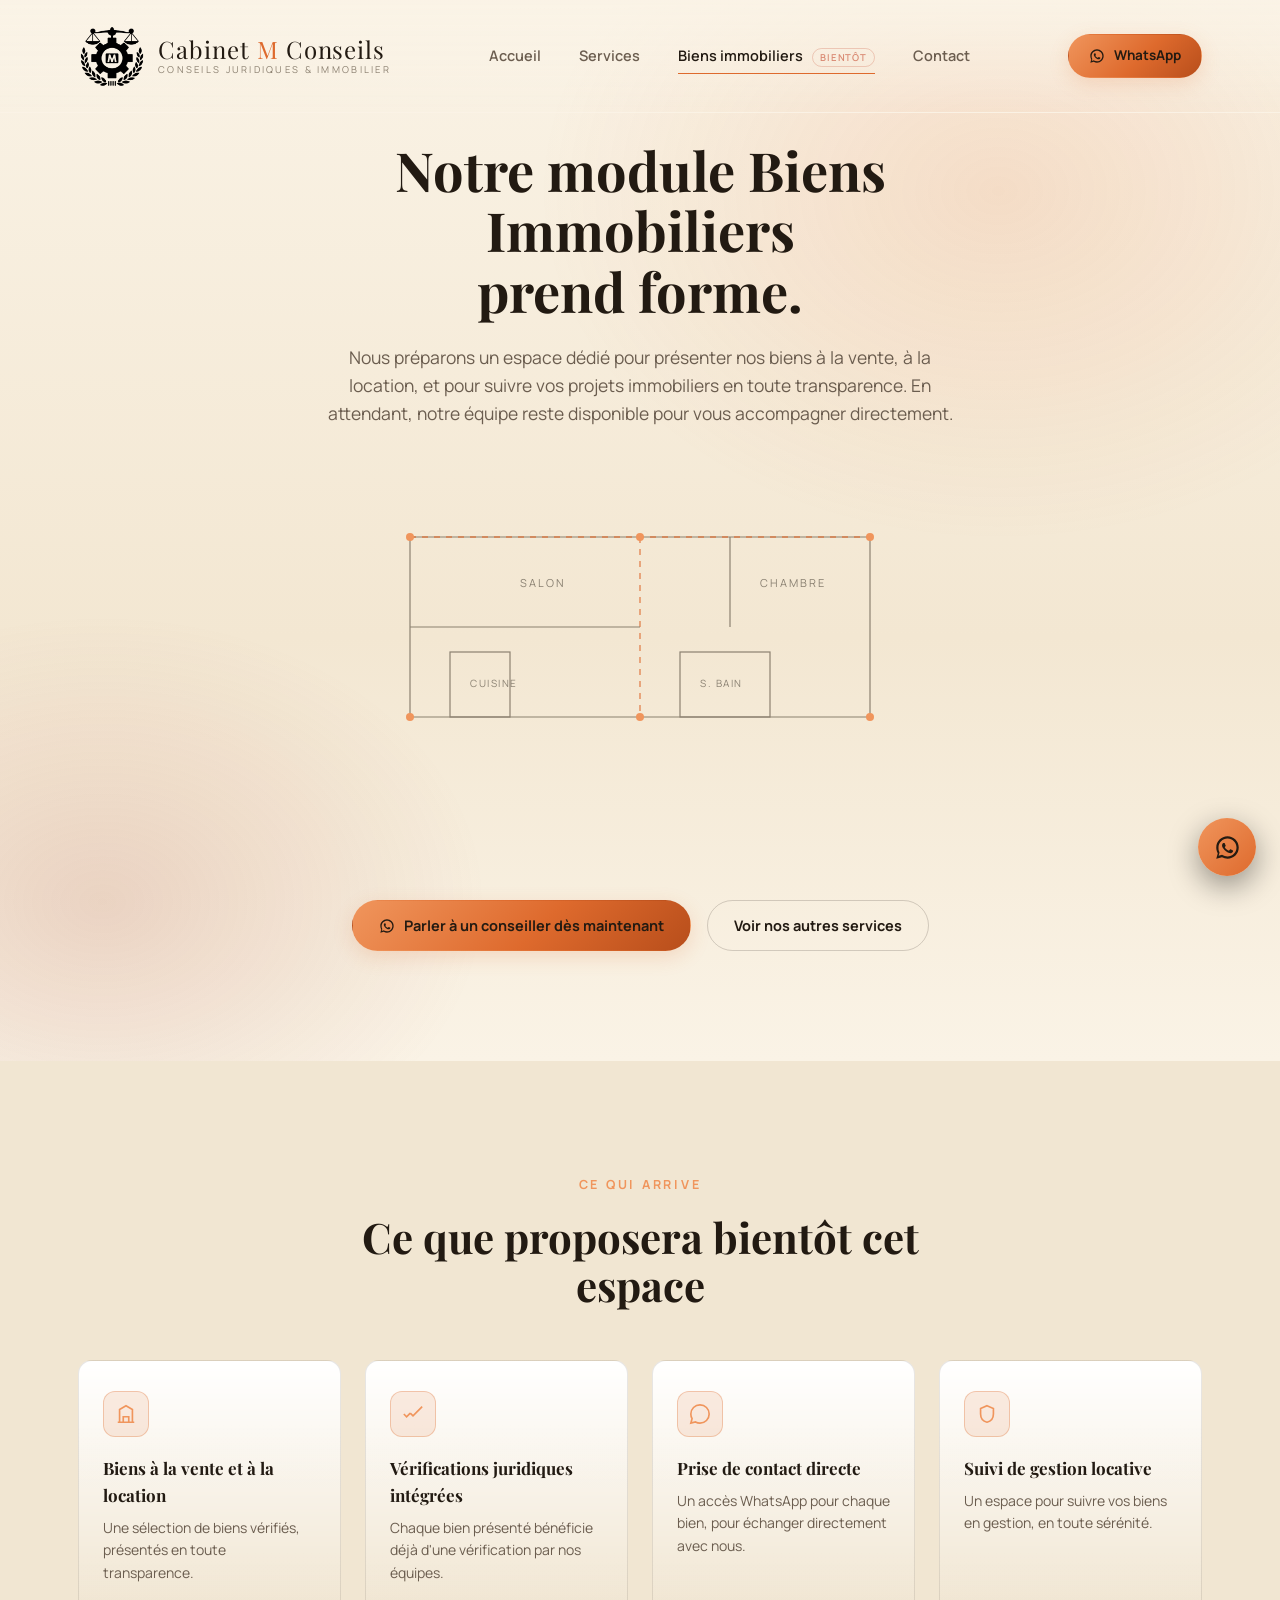
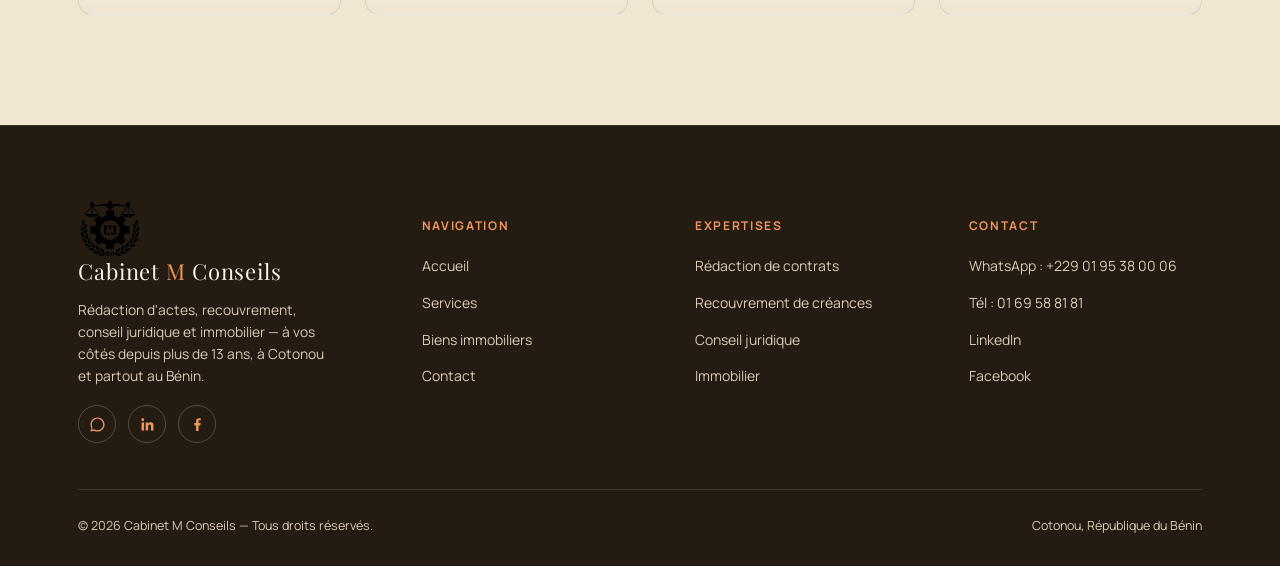
<file: immobilier.html>
<!DOCTYPE html>
<html lang="fr">
<head>
<meta charset="UTF-8">
<meta name="viewport" content="width=device-width, initial-scale=1.0">
<title>Biens immobiliers — Bientôt disponible | Cabinet M Conseils</title>
<meta name="description" content="Notre espace dédié aux biens immobiliers est en cours de développement. Contactez-nous dès maintenant sur WhatsApp pour votre projet immobilier.">
<link rel="preconnect" href="https://fonts.googleapis.com">
<link rel="preconnect" href="https://fonts.gstatic.com" crossorigin>
<link href="https://fonts.googleapis.com/css2?family=Playfair+Display:wght@600;700;800&family=Manrope:wght@400;500;600;700;800&display=swap" rel="stylesheet">
<link rel="stylesheet" href="css/style.css">
</head>
<body>

<div class="grain-bg" aria-hidden="true"></div>

<!-- ============ HEADER ============ -->
<header class="site-header">
  <div class="container header-inner">
    <a href="index.html" class="brand">
      <img src="images/logo.png" alt="Cabinet M Conseils" onerror="this.style.display='none';">
      <div class="brand-fallback">
        <span class="m">Cabinet <em>M</em> Conseils</span>
        <small>Conseils juridiques &amp; immobilier</small>
      </div>
    </a>

    <nav class="main-nav" aria-label="Navigation principale">
      <a href="index.html">Accueil</a>
      <a href="services.html">Services</a>
      <a href="immobilier.html" class="active">Biens immobiliers <span class="nav-badge">Bientôt</span></a>
      <a href="index.html#contact">Contact</a>
    </nav>

    <div class="header-cta">
      <a href="#" data-wa-msg="Bonjour Cabinet M Conseils, j'ai un projet immobilier, pouvez-vous m'accompagner ?" class="btn btn-gold btn-sm desktop-only">
        <svg viewBox="0 0 24 24" fill="currentColor"><path d="M12 2C6.48 2 2 6.48 2 12c0 1.85.5 3.58 1.36 5.07L2 22l5.1-1.34A9.94 9.94 0 0 0 12 22c5.52 0 10-4.48 10-10S17.52 2 12 2zm0 18c-1.65 0-3.2-.46-4.52-1.26l-.32-.19-3.03.8.81-2.95-.21-.3A7.94 7.94 0 0 1 4 12c0-4.41 3.59-8 8-8s8 3.59 8 8-3.59 8-8 8zm4.4-5.6c-.24-.12-1.43-.7-1.65-.79-.22-.08-.38-.12-.54.12-.16.24-.62.79-.76.95-.14.16-.28.18-.52.06-.24-.12-1.01-.37-1.92-1.19-.71-.63-1.19-1.42-1.33-1.66-.14-.24-.01-.37.11-.49.11-.11.24-.28.36-.42.12-.14.16-.24.24-.4.08-.16.04-.3-.02-.42-.06-.12-.54-1.3-.74-1.78-.2-.47-.4-.4-.54-.41h-.46c-.16 0-.42.06-.64.3-.22.24-.84.82-.84 2s.86 2.32.98 2.48c.12.16 1.7 2.6 4.12 3.64.58.25 1.03.4 1.38.51.58.18 1.11.16 1.53.1.47-.07 1.43-.58 1.63-1.15.2-.57.2-1.05.14-1.15-.06-.1-.22-.16-.46-.28z"/></svg>
        WhatsApp
      </a>
      <button class="burger" aria-label="Ouvrir le menu"><span></span><span></span><span></span></button>
    </div>
  </div>
</header>

<!-- ============ MOBILE PANEL ============ -->
<div class="mobile-panel">
  <a href="index.html">Accueil</a>
  <a href="services.html">Services</a>
  <a href="immobilier.html">Biens immobiliers</a>
  <a href="index.html#contact">Contact</a>
  <a href="#" data-wa-msg="Bonjour Cabinet M Conseils, j'ai un projet immobilier, pouvez-vous m'accompagner ?" class="btn btn-gold">Écrire sur WhatsApp</a>
</div>

<!-- ============ WIP HERO ============ -->
<section class="wip-hero">
  <div class="hero-bg" aria-hidden="true"></div>
  <div class="container wip-inner">
  
    <h1 class="reveal">Notre module Biens Immobiliers<br>prend forme.</h1>
    <p class="lead reveal">Nous préparons un espace dédié pour présenter nos biens à la vente, à la location, et pour suivre vos projets immobiliers en toute transparence. En attendant, notre équipe reste disponible pour vous accompagner directement.</p>

    <div class="blueprint reveal" aria-hidden="true">
      <svg viewBox="0 0 640 300">
        <!-- plan de maison stylisé "en construction" -->
        <rect class="bp-solid" x="90" y="70" width="460" height="180" rx="4"/>
        <line class="bp-line" x1="90" y1="70" x2="550" y2="70"/>
        <line class="bp-line" x1="320" y1="70" x2="320" y2="250"/>
        <line class="bp-solid" x1="90" y1="160" x2="320" y2="160"/>
        <line class="bp-solid" x1="410" y1="70" x2="410" y2="160"/>
        <rect class="bp-solid" x="130" y="185" width="60" height="65"/>
        <rect class="bp-solid" x="360" y="185" width="90" height="65"/>
        <circle class="bp-dot" cx="90" cy="70" r="4"/>
        <circle class="bp-dot" cx="550" cy="70" r="4"/>
        <circle class="bp-dot" cx="90" cy="250" r="4"/>
        <circle class="bp-dot" cx="550" cy="250" r="4"/>
        <circle class="bp-dot" cx="320" cy="70" r="4"/>
        <circle class="bp-dot" cx="320" cy="250" r="4"/>
        <text x="200" y="120" fill="#8A8172" font-size="11" font-family="Manrope, sans-serif" letter-spacing="2">SALON</text>
        <text x="440" y="120" fill="#8A8172" font-size="11" font-family="Manrope, sans-serif" letter-spacing="2">CHAMBRE</text>
        <text x="150" y="220" fill="#8A8172" font-size="10" font-family="Manrope, sans-serif" letter-spacing="1.5">CUISINE</text>
        <text x="380" y="220" fill="#8A8172" font-size="10" font-family="Manrope, sans-serif" letter-spacing="1.5">S. BAIN</text>
      </svg>
    </div>

    <div class="wip-progress reveal">
      <div class="bar-track"><div class="bar-fill"></div></div>
      <div class="bar-label"><span>Développement en cours</span><span>Merci pour votre patience</span></div>
    </div>

    <div class="wip-ctas reveal">
      <a href="#" data-wa-msg="Bonjour Cabinet M Conseils, j'ai un projet immobilier (vente, achat ou gestion). Pouvez-vous m'accompagner dès maintenant ?" class="btn btn-gold">
        <svg viewBox="0 0 24 24" fill="currentColor"><path d="M12 2C6.48 2 2 6.48 2 12c0 1.85.5 3.58 1.36 5.07L2 22l5.1-1.34A9.94 9.94 0 0 0 12 22c5.52 0 10-4.48 10-10S17.52 2 12 2zm0 18c-1.65 0-3.2-.46-4.52-1.26l-.32-.19-3.03.8.81-2.95-.21-.3A7.94 7.94 0 0 1 4 12c0-4.41 3.59-8 8-8s8 3.59 8 8-3.59 8-8 8zm4.4-5.6c-.24-.12-1.43-.7-1.65-.79-.22-.08-.38-.12-.54.12-.16.24-.62.79-.76.95-.14.16-.28.18-.52.06-.24-.12-1.01-.37-1.92-1.19-.71-.63-1.19-1.42-1.33-1.66-.14-.24-.01-.37.11-.49.11-.11.24-.28.36-.42.12-.14.16-.24.24-.4.08-.16.04-.3-.02-.42-.06-.12-.54-1.3-.74-1.78-.2-.47-.4-.4-.54-.41h-.46c-.16 0-.42.06-.64.3-.22.24-.84.82-.84 2s.86 2.32.98 2.48c.12.16 1.7 2.6 4.12 3.64.58.25 1.03.4 1.38.51.58.18 1.11.16 1.53.1.47-.07 1.43-.58 1.63-1.15.2-.57.2-1.05.14-1.15-.06-.1-.22-.16-.46-.28z"/></svg>
        Parler à un conseiller dès maintenant
      </a>
      <a href="services.html" class="btn btn-ghost">Voir nos autres services</a>
    </div>
  </div>
</section>

<!-- ============ APERÇU DE CE QUI ARRIVE ============ -->
<section class="section-alt">
  <div class="container">
    <div class="section-head center reveal" style="margin-bottom:50px;">
      <div class="eyebrow">Ce qui arrive</div>
      <h2>Ce que proposera bientôt cet espace</h2>
    </div>

    <div class="why-grid reveal-stagger">
      <div class="why-item reveal" style="--i:0">
        <div class="why-icon"><svg viewBox="0 0 24 24" fill="none" stroke="currentColor" stroke-width="1.8"><path d="M3 21h18M5 21V7l7-4 7 4v14M9 21v-6h6v6"/></svg></div>
        <h4>Biens à la vente et à la location</h4>
        <p>Une sélection de biens vérifiés, présentés en toute transparence.</p>
      </div>
      <div class="why-item reveal" style="--i:1">
        <div class="why-icon"><svg viewBox="0 0 24 24" fill="none" stroke="currentColor" stroke-width="1.8"><path d="M9 11l3 3L22 4M2 12l3 3 4-4"/></svg></div>
        <h4>Vérifications juridiques intégrées</h4>
        <p>Chaque bien présenté bénéficie déjà d'une vérification par nos équipes.</p>
      </div>
      <div class="why-item reveal" style="--i:2">
        <div class="why-icon"><svg viewBox="0 0 24 24" fill="none" stroke="currentColor" stroke-width="1.8"><path d="M12 2C6.48 2 2 6.48 2 12c0 1.85.5 3.58 1.36 5.07L2 22l5.1-1.34A9.94 9.94 0 0 0 12 22c5.52 0 10-4.48 10-10S17.52 2 12 2z"/></svg></div>
        <h4>Prise de contact directe</h4>
        <p>Un accès WhatsApp pour chaque bien, pour échanger directement avec nous.</p>
      </div>
      <div class="why-item reveal" style="--i:3">
        <div class="why-icon"><svg viewBox="0 0 24 24" fill="none" stroke="currentColor" stroke-width="1.8"><path d="M12 3l7 3v6c0 4.5-3 8-7 9-4-1-7-4.5-7-9V6l7-3z"/></svg></div>
        <h4>Suivi de gestion locative</h4>
        <p>Un espace pour suivre vos biens en gestion, en toute sérénité.</p>
      </div>
    </div>
  </div>
</section>

<!-- ============ FOOTER ============ -->
<footer class="site-footer">
  <div class="container">
    <div class="footer-grid">
      <div class="footer-brand">
        <img src="images/logo.png" alt="Cabinet M Conseils" style="height:64px;" onerror="this.style.display='none';">
        <div class="brand-fallback">
          <span class="m">Cabinet <em>M</em> Conseils</span>
        </div>
        <p>Rédaction d'actes, recouvrement, conseil juridique et immobilier — à vos côtés depuis plus de 13 ans, à Cotonou et partout au Bénin.</p>
        <div class="footer-social">
          <a href="#" data-wa aria-label="WhatsApp"><svg viewBox="0 0 24 24" fill="var(--gold-light)"><path d="M12 2C6.48 2 2 6.48 2 12c0 1.85.5 3.58 1.36 5.07L2 22l5.1-1.34A9.94 9.94 0 0 0 12 22c5.52 0 10-4.48 10-10S17.52 2 12 2zm0 18c-1.65 0-3.2-.46-4.52-1.26l-.32-.19-3.03.8.81-2.95-.21-.3A7.94 7.94 0 0 1 4 12c0-4.41 3.59-8 8-8s8 3.59 8 8-3.59 8-8 8z"/></svg></a>
          <a href="#" data-linkedin aria-label="LinkedIn"><svg viewBox="0 0 24 24" fill="var(--gold-light)"><path d="M20.45 20.45h-3.55v-5.57c0-1.33-.02-3.03-1.85-3.03-1.85 0-2.14 1.44-2.14 2.94v5.66H9.36V9h3.41v1.56h.05c.47-.9 1.63-1.85 3.36-1.85 3.6 0 4.27 2.37 4.27 5.45v6.29zM5.34 7.43a2.06 2.06 0 1 1 0-4.12 2.06 2.06 0 0 1 0 4.12zM7.12 20.45H3.56V9h3.56v11.45z"/></svg></a>
          <a href="#" data-facebook aria-label="Facebook"><svg viewBox="0 0 24 24" fill="var(--gold-light)"><path d="M13.5 21v-7.5H16l.5-3.5h-3V7.8c0-1 .3-1.7 1.7-1.7H16.6V3.1C16.3 3.1 15.3 3 14.1 3c-2.4 0-4.1 1.5-4.1 4.2v2.8H7.5v3.5H10V21h3.5z"/></svg></a>
        </div>
      </div>

      <div class="footer-col">
        <h5>Navigation</h5>
        <ul>
          <li><a href="index.html">Accueil</a></li>
          <li><a href="services.html">Services</a></li>
          <li><a href="immobilier.html">Biens immobiliers</a></li>
          <li><a href="index.html#contact">Contact</a></li>
        </ul>
      </div>

      <div class="footer-col">
        <h5>Expertises</h5>
        <ul>
          <li><a href="services.html#redaction">Rédaction de contrats</a></li>
          <li><a href="services.html#recouvrement">Recouvrement de créances</a></li>
          <li><a href="services.html#conseil">Conseil juridique</a></li>
          <li><a href="immobilier.html">Immobilier</a></li>
        </ul>
      </div>

      <div class="footer-col">
        <h5>Contact</h5>
        <ul>
          <li><a href="#" data-wa>WhatsApp : +229 01 95 38 00 06</a></li>
          <li><a href="#" data-phone2>Tél : 01 69 58 81 81</a></li>
          <li><a href="#" data-linkedin>LinkedIn</a></li>
          <li><a href="#" data-facebook>Facebook</a></li>
        </ul>
      </div>
    </div>

    <div class="footer-bottom">
      <span>© <span id="year"></span> Cabinet M Conseils — Tous droits réservés.</span>
      <span>Cotonou, République du Bénin</span>
    </div>
  </div>
</footer>

<a href="#" data-wa-msg="Bonjour Cabinet M Conseils, j'ai un projet immobilier, pouvez-vous m'accompagner ?" class="wa-float" aria-label="Contacter sur WhatsApp">
  <svg viewBox="0 0 24 24" fill="currentColor"><path d="M12 2C6.48 2 2 6.48 2 12c0 1.85.5 3.58 1.36 5.07L2 22l5.1-1.34A9.94 9.94 0 0 0 12 22c5.52 0 10-4.48 10-10S17.52 2 12 2zm0 18c-1.65 0-3.2-.46-4.52-1.26l-.32-.19-3.03.8.81-2.95-.21-.3A7.94 7.94 0 0 1 4 12c0-4.41 3.59-8 8-8s8 3.59 8 8-3.59 8-8 8zm4.4-5.6c-.24-.12-1.43-.7-1.65-.79-.22-.08-.38-.12-.54.12-.16.24-.62.79-.76.95-.14.16-.28.18-.52.06-.24-.12-1.01-.37-1.92-1.19-.71-.63-1.19-1.42-1.33-1.66-.14-.24-.01-.37.11-.49.11-.11.24-.28.36-.42.12-.14.16-.24.24-.4.08-.16.04-.3-.02-.42-.06-.12-.54-1.3-.74-1.78-.2-.47-.4-.4-.54-.41h-.46c-.16 0-.42.06-.64.3-.22.24-.84.82-.84 2s.86 2.32.98 2.48c.12.16 1.7 2.6 4.12 3.64.58.25 1.03.4 1.38.51.58.18 1.11.16 1.53.1.47-.07 1.43-.58 1.63-1.15.2-.57.2-1.05.14-1.15-.06-.1-.22-.16-.46-.28z"/></svg>
</a>

<script src="js/script.js"></script>
<script>document.getElementById("year").textContent = new Date().getFullYear();</script>
</body>
</html>
</file>
<file: css/style.css>
/* ==========================================================================
   Cabinet M Conseil — feuille de style principale
   ========================================================================== */

:root{
  /* Palette alignée sur l'affiche de la marque : fond crème, accent orange */
  --bg:            #FAF3E6;
  --bg-alt:        #F1E6D2;
  --bg-raised:     #FFFFFF;
  --bg-raised-2:   #FFFBF3;
  --line:          rgba(34,26,18,0.10);
  --line-strong:   rgba(34,26,18,0.18);

  --gold:          #DE6A2D;
  --gold-light:    #F0955C;
  --gold-deep:     #B84E1B;

  --ivory:         #221A12;
  --ivory-dim:     #6B5D4F;
  --ivory-faint:   #8C8171;

  --wine:          #A6432E;
  --wine-light:    #D98A73;

  /* Surfaces sombres ponctuelles (photos, footer) : texte clair dessus */
  --dark:          #241B12;
  --on-dark:       #F7F1E6;
  --on-dark-dim:   #D9CBB8;

  --font-display:  'Playfair Display', Georgia, serif;
  --font-body:     'Manrope', -apple-system, BlinkMacSystemFont, 'Segoe UI', sans-serif;

  --container: 1180px;
  --radius-sm: 6px;
  --radius-md: 14px;
  --radius-lg: 28px;

  --ease: cubic-bezier(.22,.68,.16,1);
}

*, *::before, *::after{ box-sizing: border-box; }
html{ scroll-behavior: smooth; }

@media (prefers-reduced-motion: reduce){
  html{ scroll-behavior: auto; }
  *, *::before, *::after{
    animation-duration: 0.001ms !important;
    animation-iteration-count: 1 !important;
    transition-duration: 0.001ms !important;
    scroll-behavior: auto !important;
  }
}

body{
  margin:0;
  background: var(--bg);
  color: var(--ivory);
  font-family: var(--font-body);
  font-size: 16px;
  line-height: 1.6;
  -webkit-font-smoothing: antialiased;
  overflow-x: hidden;
}

img{ max-width:100%; display:block; }
a{ color: inherit; text-decoration:none; }
ul{ list-style:none; margin:0; padding:0; }
h1,h2,h3,h4{ font-family: var(--font-display); font-weight: 700; margin:0; color: var(--ivory); }
p{ margin:0; }
button{ font-family:inherit; cursor:pointer; }

.container{
  width:100%;
  max-width: var(--container);
  margin: 0 auto;
  padding: 0 28px;
}

.eyebrow{
  display:inline-flex;
  align-items:center;
  gap:10px;
  font-family: var(--font-body);
  font-size: 12.5px;
  letter-spacing: 0.22em;
  text-transform: uppercase;
  color: var(--gold-light);
  font-weight: 700;
}
.eyebrow::before{
  content:"";
  width: 26px;
  height: 1px;
  background: var(--gold);
}

/* subtle background texture: warm grain + vignette, no external image needed */
.grain-bg{
  position: fixed;
  inset:0;
  pointer-events:none;
  z-index: 0;
  opacity: 0.5;
  background-image:
    radial-gradient(circle at 20% 20%, rgba(222,106,45,0.06), transparent 45%),
    radial-gradient(circle at 82% 70%, rgba(166,67,46,0.08), transparent 50%);
}

/* ==========================================================================
   Header
   ========================================================================== */
.site-header{
  position: fixed;
  top:0; left:0; right:0;
  z-index: 100;
  padding: 22px 0;
  background: linear-gradient(to bottom, rgba(250,243,230,0.92), rgba(250,243,230,0));
  transition: background .4s var(--ease), padding .4s var(--ease), border-color .4s var(--ease);
  border-bottom: 1px solid transparent;
}
.site-header.is-scrolled{
  padding: 14px 0;
  background: rgba(250,243,230,0.94);
  backdrop-filter: blur(10px);
  border-bottom: 1px solid var(--line);
}
.header-inner{
  display:flex;
  align-items:center;
  justify-content: space-between;
  gap: 24px;
}
.brand{
  display:flex;
  align-items:center;
  gap:12px;
  min-width:0;
}
.brand img{
  height: 68px;
  width:auto;
  object-fit:contain;
}
.brand-fallback{
  display:flex;
  flex-direction: column;
  line-height: 1.05;
}
.brand-fallback .m{
  font-family: var(--font-display);
  font-size: 24px;
  letter-spacing: 0.04em;
  color: var(--ivory);
}
.brand-fallback .m em{
  font-style: normal;
  color: var(--gold);
}
.brand-fallback small{
  font-size: 9.5px;
  letter-spacing: 0.24em;
  text-transform: uppercase;
  color: var(--ivory-faint);
  margin-top: 3px;
}

.main-nav{
  display:flex;
  align-items:center;
  gap: 38px;
}
.main-nav a{
  font-size: 14.5px;
  font-weight: 600;
  color: var(--ivory-dim);
  position: relative;
  padding: 6px 0;
  transition: color .25s;
}
.main-nav a::after{
  content:"";
  position:absolute;
  left:0; bottom:0;
  width:0%;
  height:1px;
  background: var(--gold);
  transition: width .3s var(--ease);
}
.main-nav a:hover, .main-nav a.active{ color: var(--ivory); }
.main-nav a:hover::after, .main-nav a.active::after{ width:100%; }
.nav-badge{
  font-size: 9.5px;
  letter-spacing:0.1em;
  text-transform:uppercase;
  color: var(--wine-light);
  border:1px solid rgba(217,138,115,0.4);
  border-radius: 20px;
  padding: 2px 7px;
  margin-left: 6px;
  vertical-align: middle;
}

.header-cta{ display:flex; align-items:center; gap:14px; }

.btn{
  display:inline-flex;
  align-items:center;
  justify-content:center;
  gap: 9px;
  padding: 13px 26px;
  border-radius: 999px;
  font-size: 14.5px;
  font-weight: 700;
  border: 1px solid transparent;
  transition: transform .35s var(--ease), box-shadow .35s var(--ease), background .3s, border-color .3s, color .3s;
  white-space: nowrap;
}
.btn-gold{
  background: linear-gradient(135deg, var(--gold-light), var(--gold) 55%, var(--gold-deep));
  color: var(--dark);
  box-shadow: 0 6px 20px rgba(222,106,45,0.18);
}
.btn-gold:hover{ transform: translateY(-2px); box-shadow: 0 10px 28px rgba(222,106,45,0.32); }
.btn-ghost{
  background: transparent;
  color: var(--ivory);
  border-color: var(--line-strong);
}
.btn-ghost:hover{ border-color: var(--gold); color: var(--gold-light); transform: translateY(-2px); }
.btn-sm{ padding: 10px 20px; font-size: 13.5px; }
.btn svg{ width:16px; height:16px; flex-shrink:0; }

.burger{
  display:none;
  width: 42px; height:42px;
  border-radius: 50%;
  border: 1px solid var(--line-strong);
  background: transparent;
  position: relative;
  flex-shrink:0;
}
.burger span{
  position:absolute; left:11px; right:11px; height:1.5px;
  background: var(--ivory);
  transition: transform .3s var(--ease), opacity .3s var(--ease), top .3s var(--ease);
}
.burger span:nth-child(1){ top:15px; }
.burger span:nth-child(2){ top:20.5px; }
.burger span:nth-child(3){ top:26px; }
.burger.is-open span:nth-child(1){ top:20.5px; transform: rotate(45deg); }
.burger.is-open span:nth-child(2){ opacity:0; }
.burger.is-open span:nth-child(3){ top:20.5px; transform: rotate(-45deg); }

.mobile-panel{
  position: fixed;
  inset: 0;
  z-index: 99;
  background: var(--bg);
  display:flex;
  flex-direction:column;
  align-items:flex-start;
  justify-content:center;
  gap: 26px;
  padding: 40px;
  transform: translateY(-100%);
  opacity:0;
  transition: transform .5s var(--ease), opacity .4s;
  visibility:hidden;
}
.mobile-panel.is-open{ transform: translateY(0); opacity:1; visibility:visible; }
.mobile-panel a{ font-family: var(--font-display); font-size: 32px; color: var(--ivory); }
.mobile-panel .btn{ margin-top: 10px; }

/* ==========================================================================
   Hero
   ========================================================================== */
.hero{
  position: relative;
  min-height: 100svh;
  display:flex;
  align-items:center;
  padding: 150px 0 100px;
  overflow: hidden;
}
.hero-bg{
  position:absolute; inset:0;
  background:
    radial-gradient(60% 55% at 78% 18%, rgba(222,106,45,0.14), transparent 60%),
    radial-gradient(50% 45% at 8% 85%, rgba(166,67,46,0.16), transparent 60%),
    linear-gradient(180deg, #FAF3E6 0%, #F3E7D2 60%, #FAF3E6 100%);
  z-index:0;
}
.hero-scales{
  position:absolute;
  right: -60px; top: 12%;
  width: 480px;
  opacity: 0.5;
  z-index: 0;
  animation: floaty 9s ease-in-out infinite;
}
@keyframes floaty{
  0%,100%{ transform: translateY(0) rotate(0deg); }
  50%{ transform: translateY(-18px) rotate(1.2deg); }
}
.hero-inner{
  position:relative;
  z-index:2;
  display:grid;
  grid-template-columns: 1.15fr 0.85fr;
  gap: 48px;
  align-items:center;
}
.hero-eyebrow{ margin-bottom: 22px; }
.hero h1{
  font-size: clamp(38px, 5.2vw, 68px);
  line-height: 1.06;
  letter-spacing: -0.01em;
  margin-bottom: 26px;
}
.hero h1 .grad{
  background: linear-gradient(100deg, var(--gold-light) 0%, var(--gold) 35%, var(--wine-light) 65%, var(--gold-light) 100%);
  background-size: 250% 100%;
  -webkit-background-clip: text;
  background-clip: text;
  color: transparent;
  animation: shimmer 7s linear infinite;
}
@keyframes shimmer{
  0%{ background-position: 0% 50%; }
  100%{ background-position: 250% 50%; }
}
.hero-sub{
  font-size: 18px;
  color: var(--ivory-dim);
  max-width: 540px;
  margin-bottom: 20px;
}

.signature-wrap{
  margin: 6px 0 34px;
  height: 70px;
  width: 260px;
}
.signature-wrap svg{ width:100%; height:100%; overflow:visible; }
.sig-path{
  fill:none;
  stroke: var(--gold);
  stroke-width: 3;
  stroke-linecap: round;
  stroke-linejoin: round;
  stroke-dasharray: 620;
  stroke-dashoffset: 620;
  animation: draw-sig 2.6s var(--ease) 0.5s forwards;
  filter: drop-shadow(0 0 6px rgba(222,106,45,0.35));
}
@keyframes draw-sig{
  to{ stroke-dashoffset: 0; }
}

.hero-ctas{
  display:flex;
  flex-wrap:wrap;
  gap: 16px;
  margin-bottom: 46px;
}

.hero-stats{
  display:flex;
  gap: 36px;
  flex-wrap:wrap;
}
.hero-stats .stat{
  border-left: 1px solid var(--line-strong);
  padding-left: 16px;
}
.hero-stats .num{
  font-family: var(--font-display);
  font-size: 30px;
  color: var(--gold-light);
  display:block;
}
.hero-stats .lbl{
  font-size: 12.5px;
  color: var(--ivory-faint);
  letter-spacing: 0.03em;
}

.hero-art{
  position: relative;
  aspect-ratio: 3/4;
  border-radius: var(--radius-lg);
  overflow: hidden;
  border: 1px solid var(--line-strong);
  box-shadow: 0 30px 70px rgba(0,0,0,0.45);
}
.hero-art img{
  width:100%; height:100%; object-fit:cover;
  transform: scale(1.06);
  animation: kenburns 14s ease-in-out infinite alternate;
}
@keyframes kenburns{
  from{ transform: scale(1.06) translate(0,0); }
  to{ transform: scale(1.14) translate(-1.5%, -1.5%); }
}
.hero-art::after{
  content:"";
  position:absolute; inset:0;
  background: linear-gradient(200deg, rgba(36,27,18,0) 30%, rgba(36,27,18,0.78) 100%);
}
.hero-art-badge{
  position:absolute;
  left: 20px; bottom: 20px;
  z-index: 2;
  background: rgba(36,27,18,0.8);
  border: 1px solid rgba(247,241,230,0.16);
  backdrop-filter: blur(6px);
  border-radius: var(--radius-md);
  padding: 14px 18px;
  max-width: 220px;
}
.hero-art-badge .num{ font-family: var(--font-display); color: var(--gold-light); font-size: 22px; }
.hero-art-badge .txt{ font-size: 12px; color: var(--on-dark-dim); }

.scroll-cue{
  position:absolute;
  bottom: 26px; left: 50%;
  transform: translateX(-50%);
  z-index:2;
  display:flex;
  flex-direction:column;
  align-items:center;
  gap:8px;
  color: var(--ivory-faint);
  font-size: 11px;
  letter-spacing: 0.2em;
  text-transform: uppercase;
}
.scroll-cue .line{
  width:1px; height:34px;
  background: linear-gradient(var(--gold), transparent);
  animation: cue 1.8s ease-in-out infinite;
}
@keyframes cue{
  0%{ transform: scaleY(0); transform-origin: top; }
  50%{ transform: scaleY(1); transform-origin: top; }
  50.1%{ transform-origin: bottom; }
  100%{ transform: scaleY(0); transform-origin: bottom; }
}

/* ==========================================================================
   Section generic
   ========================================================================== */
section{ position:relative; z-index:1; padding: 110px 0; }
.section-alt{ background: var(--bg-alt); }
.section-head{
  max-width: 640px;
  margin-bottom: 60px;
}
.section-head h2{
  font-size: clamp(28px, 3.4vw, 42px);
  margin: 16px 0 18px;
  line-height:1.15;
}
.section-head p{ color: var(--ivory-dim); font-size: 16.5px; }
.section-head.center{ margin-left:auto; margin-right:auto; text-align:center; }
.section-head.center .eyebrow{ justify-content:center; }
.section-head.center .eyebrow::before{ display:none; }

/* reveal on scroll */
.reveal{
  opacity:0;
  transform: translateY(34px);
  transition: opacity .8s var(--ease), transform .8s var(--ease);
}
.reveal.is-visible{ opacity:1; transform:none; }
.reveal-stagger > *{ transition-delay: calc(var(--i, 0) * 90ms); }

/* ==========================================================================
   Services grid (Accueil)
   ========================================================================== */
.services-grid{
  display:grid;
  grid-template-columns: repeat(auto-fit, minmax(320px, 1fr));
  gap: 28px;
}
.service-card{
  position:relative;
  border-radius: var(--radius-lg);
  overflow:hidden;
  background: var(--bg-raised);
  border: 1px solid var(--line);
  display:flex;
  flex-direction:column;
  transition: transform .5s var(--ease), border-color .4s;
}
.service-card:hover{ transform: translateY(-6px); border-color: var(--line-strong); }
.service-media{
  position:relative;
  aspect-ratio: 16/10;
  overflow:hidden;
}
.service-media img{
  width:100%; height:100%; object-fit:cover;
  transition: transform .8s var(--ease), filter .5s;
  filter: saturate(0.9) contrast(1.02);
}
.service-card:hover .service-media img{ transform: scale(1.08); }
.service-media::after{
  content:"";
  position:absolute; inset:0;
  background: linear-gradient(180deg, rgba(36,27,18,0) 40%, rgba(36,27,18,0.88) 100%);
}
.service-index{
  position:absolute; top:16px; left:16px; z-index:2;
  font-family: var(--font-display);
  font-size: 14px;
  color: var(--gold-light);
  border: 1px solid rgba(222,106,45,0.5);
  background: rgba(36,27,18,0.65);
  border-radius: 50%;
  width: 38px; height:38px;
  display:flex; align-items:center; justify-content:center;
}
.service-body{
  padding: 26px 26px 30px;
  display:flex;
  flex-direction:column;
  gap: 12px;
  flex:1;
}
.service-body h3{ font-size: 21px; line-height:1.25; }
.service-body p{ color: var(--ivory-dim); font-size: 14.8px; flex:1; }
.service-link{
  display:inline-flex; align-items:center; gap:8px;
  color: var(--gold-light);
  font-size: 13.5px; font-weight:700;
  letter-spacing:0.02em;
  margin-top: 4px;
}
.service-link svg{ width:14px; height:14px; transition: transform .3s var(--ease); }
.service-card:hover .service-link svg{ transform: translateX(4px); }

/* ==========================================================================
   Pourquoi nous
   ========================================================================== */
.why-grid{
  display:grid;
  grid-template-columns: repeat(4, 1fr);
  gap: 24px;
}
.why-item{
  padding: 30px 24px;
  border-radius: var(--radius-md);
  border: 1px solid var(--line);
  background: linear-gradient(180deg, var(--bg-raised), transparent);
}
.why-icon{
  width: 46px; height:46px;
  border-radius: 12px;
  display:flex; align-items:center; justify-content:center;
  background: rgba(222,106,45,0.12);
  border: 1px solid rgba(222,106,45,0.3);
  color: var(--gold-light);
  margin-bottom: 18px;
}
.why-icon svg{ width:22px; height:22px; }
.why-item h4{ font-size: 17px; margin-bottom: 8px; }
.why-item p{ font-size: 14px; color: var(--ivory-dim); }

/* ==========================================================================
   About / humain
   ========================================================================== */
.about-grid{
  display:grid;
  grid-template-columns: 0.9fr 1.1fr;
  gap: 60px;
  align-items:center;
}
.about-quote{
  font-family: var(--font-display);
  font-size: clamp(22px, 2.4vw, 30px);
  line-height:1.4;
  color: var(--ivory);
}
.about-quote em{
  font-style: normal;
  color: var(--gold-light);
}
.about-signoff{
  margin-top: 26px;
  display:flex;
  align-items:center;
  gap:14px;
}
.about-signoff .dash{ width:34px; height:1px; background: var(--gold); }
.about-signoff span{ font-size: 13.5px; color: var(--ivory-faint); letter-spacing:0.04em; }

.timeline{
  display:flex;
  flex-direction:column;
  gap: 0;
}
.timeline-item{
  display:grid;
  grid-template-columns: 90px 1fr;
  gap: 22px;
  padding: 22px 0;
  border-bottom: 1px solid var(--line);
}
.timeline-item:last-child{ border-bottom:none; }
.timeline-item .yr{
  font-family: var(--font-display);
  font-size: 20px;
  color: var(--gold-light);
}
.timeline-item h4{ font-size: 15.5px; margin-bottom: 4px; }
.timeline-item p{ font-size: 13.8px; color: var(--ivory-dim); }

/* ==========================================================================
   Contact / CTA band
   ========================================================================== */
.contact-band{
  background:
    radial-gradient(60% 100% at 20% 0%, rgba(222,106,45,0.10), transparent 60%),
    var(--bg-raised);
  border-top: 1px solid var(--line);
  border-bottom: 1px solid var(--line);
}
.contact-inner{
  display:grid;
  grid-template-columns: 1.1fr 0.9fr;
  gap: 50px;
  align-items:center;
}
.contact-band h2{ font-size: clamp(26px,3vw,38px); margin-bottom:16px; }
.contact-band p{ color: var(--ivory-dim); margin-bottom: 28px; max-width: 480px; }
.contact-methods{
  display:flex;
  flex-direction: column;
  gap: 14px;
}
.contact-method{
  display:flex;
  align-items:center;
  gap:16px;
  padding: 16px 20px;
  border: 1px solid var(--line-strong);
  border-radius: var(--radius-md);
  background: rgba(255,255,255,0.7);
  transition: border-color .3s, transform .3s var(--ease);
}
.contact-method:hover{ border-color: var(--gold); transform: translateX(4px); }
.contact-method .ic{
  width:42px; height:42px; border-radius:50%;
  background: rgba(222,106,45,0.14);
  display:flex; align-items:center; justify-content:center;
  color: var(--gold-deep);
  flex-shrink:0;
}
.contact-method .ic svg{ width:20px; height:20px; }
.contact-method .meta small{ display:block; font-size:11.5px; color: var(--ivory-faint); text-transform:uppercase; letter-spacing:0.08em; }
.contact-method .meta strong{ font-size: 15.5px; font-weight:700; }

/* ==========================================================================
   Footer
   ========================================================================== */
.site-footer{
  padding: 70px 0 30px;
  background: var(--dark);
  border-top: 1px solid rgba(247,241,230,0.1);
}
.footer-grid{
  display:grid;
  grid-template-columns: 1.3fr 1fr 1fr 1fr;
  gap: 40px;
  padding-bottom: 46px;
  border-bottom: 1px solid rgba(247,241,230,0.12);
}
.footer-brand .brand-fallback .m{ font-size:22px; color: var(--on-dark); }
.footer-brand .brand-fallback .m em{ color: var(--gold-light); }
.footer-brand .brand-fallback small{ color: var(--on-dark-dim); }
.footer-brand p{ color: var(--on-dark-dim); font-size: 13.8px; margin-top: 16px; max-width: 260px; }
.footer-col h5{
  font-size: 12px; letter-spacing:0.14em; text-transform:uppercase;
  color: var(--gold-light); margin-bottom: 18px;
}
.footer-col ul{ display:flex; flex-direction:column; gap: 11px; }
.footer-col a{ font-size: 14px; color: var(--on-dark-dim); transition: color .2s; }
.footer-col a:hover{ color: var(--gold-light); }
.footer-social{
  display:flex; gap:12px; margin-top:18px;
}
.footer-social a{
  width:38px; height:38px; border-radius:50%;
  border: 1px solid rgba(247,241,230,0.22);
  display:flex; align-items:center; justify-content:center;
  transition: border-color .3s, background .3s, transform .3s var(--ease);
}
.footer-social a:hover{ border-color: var(--gold); background: rgba(222,106,45,0.18); transform: translateY(-3px); }
.footer-social svg{ width:17px; height:17px; }
.footer-bottom{
  display:flex; justify-content:space-between; align-items:center;
  padding-top: 26px;
  font-size: 12.5px;
  color: var(--on-dark-dim);
  flex-wrap:wrap;
  gap: 12px;
}

/* WhatsApp floating button */
.wa-float{
  position: fixed;
  right: 24px; bottom: 24px;
  z-index: 90;
  width: 58px; height:58px;
  border-radius: 50%;
  background: linear-gradient(135deg, var(--gold-light), var(--gold));
  display:flex; align-items:center; justify-content:center;
  box-shadow: 0 10px 30px rgba(0,0,0,0.4);
  animation: pulse-wa 2.6s ease-in-out infinite;
}
.wa-float svg{ width:27px; height:27px; color:var(--dark); }
@keyframes pulse-wa{
  0%,100%{ box-shadow: 0 10px 30px rgba(0,0,0,0.4), 0 0 0 0 rgba(222,106,45,0.5); }
  50%{ box-shadow: 0 10px 30px rgba(0,0,0,0.4), 0 0 0 12px rgba(222,106,45,0); }
}

/* ==========================================================================
   Services page specific
   ========================================================================== */
.services-page-hero{
  padding: 150px 0 70px;
}
.service-select-grid{
  display:grid;
  grid-template-columns: repeat(auto-fit, minmax(200px, 1fr));
  gap: 18px;
  margin-bottom: 10px;
}
.service-tab{
  text-align:left;
  padding: 22px 20px;
  border-radius: var(--radius-md);
  border: 1px solid var(--line);
  background: var(--bg-raised);
  transition: border-color .3s, background .3s, transform .3s var(--ease);
}
.service-tab:hover{ transform: translateY(-4px); border-color: var(--line-strong); }
.service-tab.is-active{
  border-color: var(--gold);
  background: linear-gradient(180deg, rgba(222,106,45,0.14), rgba(222,106,45,0.02));
}
.service-tab .tab-num{
  font-family: var(--font-display);
  font-size: 13px;
  color: var(--gold-light);
  margin-bottom: 10px;
  display:block;
}
.service-tab h4{ font-size: 15.5px; line-height:1.3; }

.service-detail{
  margin-top: 54px;
  display:grid;
  grid-template-columns: 1fr 1fr;
  gap: 54px;
  align-items:center;
}
.service-detail-media{
  position:relative;
  border-radius: var(--radius-lg);
  overflow:hidden;
  aspect-ratio: 4/3.2;
  border: 1px solid var(--line-strong);
}
.service-detail-media img{
  width:100%; height:100%; object-fit:cover;
  opacity:0;
  transition: opacity .6s var(--ease);
}
.service-detail-media img.is-active{ opacity:1; }
.service-detail-body{ display:none; }
.service-detail-body.is-active{ display:block; animation: fadein .6s var(--ease); }
@keyframes fadein{ from{ opacity:0; transform: translateY(14px);} to{opacity:1; transform:none;} }
.service-detail-body .eyebrow{ margin-bottom: 18px; }
.service-detail-body h3{ font-size: clamp(24px,2.6vw,34px); margin-bottom: 18px; line-height:1.2; }
.service-detail-body p{ color: var(--ivory-dim); font-size: 16px; margin-bottom: 14px; }
.service-detail-body ul{ margin: 20px 0 28px; display:flex; flex-direction:column; gap:10px; }
.service-detail-body li{
  display:flex; align-items:flex-start; gap:10px;
  font-size: 14.5px; color: var(--ivory-dim);
}
.service-detail-body li svg{ width:16px; height:16px; color: var(--gold); flex-shrink:0; margin-top:3px; }

/* ==========================================================================
   Real estate "in progress" page
   ========================================================================== */
.wip-hero{
  min-height: 90svh;
  display:flex;
  align-items:center;
  padding-top: 140px;
  position: relative;
}
.wip-inner{
  position:relative; z-index:2;
  text-align:center;
  max-width: 700px;
  margin: 0 auto;
}
.wip-badge{
  display:inline-flex; align-items:center; gap:10px;
  padding: 9px 18px;
  border-radius: 999px;
  border: 1px solid rgba(222,106,45,0.4);
  background: rgba(222,106,45,0.08);
  font-size: 12.5px; letter-spacing:0.14em; text-transform:uppercase;
  color: var(--gold-light);
  margin-bottom: 30px;
}
.wip-badge .dot{
  width:7px; height:7px; border-radius:50%;
  background: var(--gold);
  animation: blink 1.6s ease-in-out infinite;
}
@keyframes blink{ 0%,100%{opacity:1;} 50%{opacity:.25;} }
.wip-inner h1{ font-size: clamp(32px,5vw,54px); margin-bottom: 22px; line-height:1.12; }
.wip-inner p.lead{ font-size: 17.5px; color: var(--ivory-dim); margin-bottom: 40px; }

.blueprint{
  max-width: 640px;
  margin: 0 auto 46px;
}
.blueprint svg{ width:100%; height:auto; }
.bp-line{
  fill:none;
  stroke: var(--gold);
  stroke-width: 1.4;
  opacity: 0.75;
  stroke-dasharray: 6 6;
  animation: bp-flow 3s linear infinite;
}
@keyframes bp-flow{ to{ stroke-dashoffset: -120; } }
.bp-solid{
  fill:none;
  stroke: var(--ivory-faint);
  stroke-width: 1.2;
}
.bp-dot{ fill: var(--gold-light); }

.wip-progress{
  max-width: 360px;
  margin: 0 auto 44px;
}
.wip-progress .bar-track{
  height: 6px;
  border-radius: 999px;
  background: rgba(244,239,228,0.08);
  overflow:hidden;
  margin-bottom: 10px;
}
.wip-progress .bar-fill{
  height:100%;
  width: 35%;
  border-radius:999px;
  background: linear-gradient(90deg, var(--gold-deep), var(--gold-light));
  animation: bar-glow 2.4s ease-in-out infinite;
}
@keyframes bar-glow{
  0%,100%{ filter: brightness(1); }
  50%{ filter: brightness(1.3); }
}
.wip-progress .bar-label{
  display:flex; justify-content:space-between;
  font-size: 12px; color: var(--ivory-faint); letter-spacing:0.04em;
}

.wip-ctas{
  display:flex; gap:16px; justify-content:center; flex-wrap:wrap;
}

/* ==========================================================================
   Responsive
   ========================================================================== */
@media (max-width: 980px){
  .main-nav{ display:none; }
  .burger{ display:block; }
  .header-cta .btn-sm.desktop-only{ display:none; }
  .hero-inner{ grid-template-columns: 1fr; }
  .hero-art{ order:-1; aspect-ratio: 16/10; }
  .services-grid{ grid-template-columns: 1fr; }
  .why-grid{ grid-template-columns: repeat(2,1fr); }
  .about-grid{ grid-template-columns: 1fr; gap: 40px; }
  .contact-inner{ grid-template-columns: 1fr; }
  .footer-grid{ grid-template-columns: 1fr 1fr; }
  .service-select-grid{ grid-template-columns: repeat(2,1fr); }
  .service-detail{ grid-template-columns: 1fr; }
  .service-detail-media{ order:-1; }
}
@media (max-width: 560px){
  .footer-grid{ grid-template-columns: 1fr; }
  .why-grid{ grid-template-columns: 1fr; }
  .hero-stats{ gap: 22px; }
  .service-select-grid{ grid-template-columns: 1fr; }
  section{ padding: 78px 0; }
}
</file>
